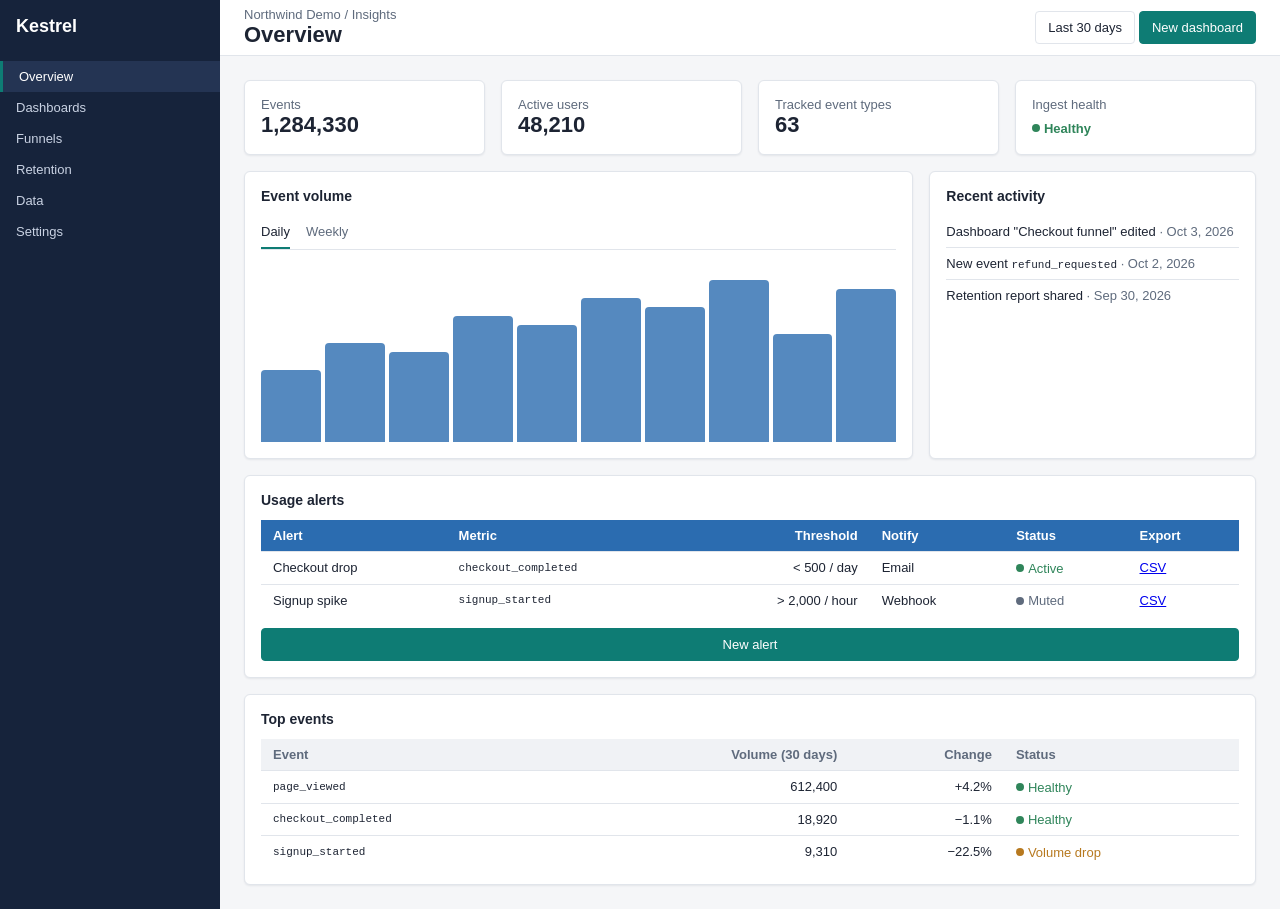
<file: evals/fixtures/design/usage-alerts-v1.html>
<!doctype html>
<html lang="en">
<head>
<meta charset="utf-8">
<title>Usage alerts panel on the Insights overview (v1)</title>
<style>/* ../../systems/talon/tokens.css */
/* Talon design tokens (Kestrel Analytics). Measured from refs/2026-09-10-insights-overview.png
   with tools/design.py colors, unless marked (estimated). */
:root {
  /* surfaces and text */
  --color-bg: #f5f6f8;
  --color-surface: #ffffff;
  --color-sidebar: #16233b;
  --color-sidebar-text: #c9d2e3;
  --color-sidebar-active: #243453;
  --color-border: #e1e5eb;
  --color-text: #1d2433;
  --color-text-muted: #5f6b7d;
  --color-table-header: #f0f2f5;
  /* accent and status */
  --color-accent: #0e7c74;
  --color-accent-hover: #0a655e;
  --color-ok: #2f855a;
  --color-warn: #b7791f;
  --color-error: #c53030;
  --color-info: #2b6cb0;
  /* type */
  --font-sans: "Inter", -apple-system, "Segoe UI", Roboto, Arial, sans-serif;
  --font-mono: "JetBrains Mono", Menlo, Consolas, monospace;
  --text-xs: 11px;
  --text-sm: 13px;
  --text-md: 14px;
  --text-lg: 18px;
  --text-xl: 22px;
  /* space, shape, depth */
  --space-1: 4px;
  --space-2: 8px;
  --space-3: 12px;
  --space-4: 16px;
  --space-6: 24px;
  --radius-sm: 4px;
  --radius-md: 6px;
  --shadow-card: 0 1px 2px rgba(22, 35, 59, 0.08);
  --sidebar-width: 220px;
  --header-height: 56px;
}
</style>
<style>/* ../../systems/talon/components.css */
/* Talon components. Tokens only: no literal colors or sizes outside tokens.css. */
* { box-sizing: border-box; }
body { margin: 0; font-family: var(--font-sans); font-size: var(--text-md); color: var(--color-text); background: var(--color-bg); }
.app { display: grid; grid-template-columns: var(--sidebar-width) 1fr; min-height: 100vh; }
.sidebar { background: var(--color-sidebar); color: var(--color-sidebar-text); padding: var(--space-4) 0; }
.sidebar .brand { color: var(--color-surface); font-weight: 600; font-size: var(--text-lg); padding: 0 var(--space-4) var(--space-6); }
.sidebar a { display: flex; gap: var(--space-2); align-items: center; padding: var(--space-2) var(--space-4); color: inherit; text-decoration: none; font-size: var(--text-sm); }
.sidebar a.active { background: var(--color-sidebar-active); color: var(--color-surface); border-left: 3px solid var(--color-accent); }
.header { height: var(--header-height); display: flex; align-items: center; justify-content: space-between; padding: 0 var(--space-6); background: var(--color-surface); border-bottom: 1px solid var(--color-border); }
.header h1 { font-size: var(--text-xl); font-weight: 600; margin: 0; }
.crumbs { color: var(--color-text-muted); font-size: var(--text-sm); }
.content { padding: var(--space-6); display: grid; gap: var(--space-4); grid-template-columns: repeat(12, 1fr); }
.card { background: var(--color-surface); border: 1px solid var(--color-border); border-radius: var(--radius-md); box-shadow: var(--shadow-card); padding: var(--space-4); }
.card h2 { font-size: var(--text-md); font-weight: 600; margin: 0 0 var(--space-3); }
.span-3 { grid-column: span 3; } .span-4 { grid-column: span 4; } .span-6 { grid-column: span 6; } .span-8 { grid-column: span 8; } .span-12 { grid-column: span 12; }
.kpi .value { font-size: var(--text-xl); font-weight: 600; }
.kpi .label { color: var(--color-text-muted); font-size: var(--text-sm); }
.btn { font: inherit; font-size: var(--text-sm); padding: var(--space-2) var(--space-3); border-radius: var(--radius-sm); border: 1px solid var(--color-border); background: var(--color-surface); color: var(--color-text); cursor: pointer; }
.btn.primary { background: var(--color-accent); border-color: var(--color-accent); color: var(--color-surface); }
.btn.primary:hover { background: var(--color-accent-hover); }
.table { width: 100%; border-collapse: collapse; font-size: var(--text-sm); }
.table th { text-align: left; font-weight: 600; color: var(--color-text-muted); background: var(--color-table-header); padding: var(--space-2) var(--space-3); }
.table td { padding: var(--space-2) var(--space-3); border-top: 1px solid var(--color-border); }
.table .num { text-align: right; font-variant-numeric: tabular-nums; }
.status { display: inline-flex; align-items: center; gap: var(--space-1); font-size: var(--text-sm); }
.status::before { content: ""; width: 8px; height: 8px; border-radius: 50%; background: currentColor; }
.status.ok { color: var(--color-ok); } .status.warn { color: var(--color-warn); } .status.error { color: var(--color-error); } .status.muted { color: var(--color-text-muted); }
.tabs { display: flex; gap: var(--space-4); border-bottom: 1px solid var(--color-border); margin-bottom: var(--space-3); }
.tabs a { padding: var(--space-2) 0; color: var(--color-text-muted); text-decoration: none; font-size: var(--text-sm); }
.tabs a.active { color: var(--color-text); border-bottom: 2px solid var(--color-accent); }
.mono { font-family: var(--font-mono); font-size: var(--text-xs); }
</style>
<style>
  .chart { height: 180px; display: flex; align-items: flex-end; gap: var(--space-1); }
  .chart div { flex: 1; background: var(--color-info); border-radius: var(--radius-sm) var(--radius-sm) 0 0; opacity: 0.8; }
  .feed { list-style: none; margin: 0; padding: 0; font-size: var(--text-sm); }
  .feed li { padding: var(--space-2) 0; border-top: 1px solid var(--color-border); }
  .feed li:first-child { border-top: 0; }
  .feed .when { color: var(--color-text-muted); }
  .alerts th { background: var(--color-info); color: var(--color-surface); }
  .wide { width: 100%; margin-top: var(--space-3); }
</style>
</head>
<body>
<!-- Reconstructed from refs/2026-09-10-insights-overview.png. Placeholder data. -->
<div class="app">
  <nav class="sidebar">
    <div class="brand">Kestrel</div>
    <a class="active" href="#">Overview</a>
    <a href="#">Dashboards</a>
    <a href="#">Funnels</a>
    <a href="#">Retention</a>
    <a href="#">Data</a>
    <a href="#">Settings</a>
  </nav>
  <div>
    <header class="header">
      <div><div class="crumbs">Northwind Demo / Insights</div><h1>Overview</h1></div>
      <div><button class="btn">Last 30 days</button> <button class="btn primary">New dashboard</button></div>
    </header>
    <main class="content">
      <section class="card kpi span-3"><div class="label">Events</div><div class="value">1,284,330</div></section>
      <section class="card kpi span-3"><div class="label">Active users</div><div class="value">48,210</div></section>
      <section class="card kpi span-3"><div class="label">Tracked event types</div><div class="value">63</div></section>
      <section class="card kpi span-3"><div class="label">Ingest health</div><div class="value"><span class="status ok">Healthy</span></div></section>
      <section class="card span-8">
        <h2>Event volume</h2>
        <div class="tabs"><a class="active" href="#">Daily</a><a href="#">Weekly</a></div>
        <div class="chart"><div style="height:40%"></div><div style="height:55%"></div><div style="height:50%"></div><div style="height:70%"></div><div style="height:65%"></div><div style="height:80%"></div><div style="height:75%"></div><div style="height:90%"></div><div style="height:60%"></div><div style="height:85%"></div></div>
      </section>
      <section class="card span-4">
        <h2>Recent activity</h2>
        <ul class="feed">
          <li>Dashboard "Checkout funnel" edited <span class="when">· Oct 3, 2026</span></li>
          <li>New event <span class="mono">refund_requested</span> <span class="when">· Oct 2, 2026</span></li>
          <li>Retention report shared <span class="when">· Sep 30, 2026</span></li>
        </ul>
      </section>
      <section class="card span-12">
        <h2>Usage alerts</h2>
        <table class="table alerts">
          <thead><tr><th>Alert</th><th>Metric</th><th class="num">Threshold</th><th>Notify</th><th>Status</th><th>Export</th></tr></thead>
          <tbody>
            <tr><td>Checkout drop</td><td class="mono">checkout_completed</td><td class="num">&lt; 500 / day</td><td>Email</td><td><span class="status ok">Active</span></td><td><a href="#">CSV</a></td></tr>
            <tr><td>Signup spike</td><td class="mono">signup_started</td><td class="num">&gt; 2,000 / hour</td><td>Webhook</td><td><span class="status muted">Muted</span></td><td><a href="#">CSV</a></td></tr>
          </tbody>
        </table>
        <button class="btn primary wide">New alert</button>
      </section>
      <section class="card span-12">
        <h2>Top events</h2>
        <table class="table">
          <thead><tr><th>Event</th><th class="num">Volume (30 days)</th><th class="num">Change</th><th>Status</th></tr></thead>
          <tbody>
            <tr><td class="mono">page_viewed</td><td class="num">612,400</td><td class="num">+4.2%</td><td><span class="status ok">Healthy</span></td></tr>
            <tr><td class="mono">checkout_completed</td><td class="num">18,920</td><td class="num">−1.1%</td><td><span class="status ok">Healthy</span></td></tr>
            <tr><td class="mono">signup_started</td><td class="num">9,310</td><td class="num">−22.5%</td><td><span class="status warn">Volume drop</span></td></tr>
          </tbody>
        </table>
      </section>
    </main>
  </div>
</div>
</body>
</html>
</file>
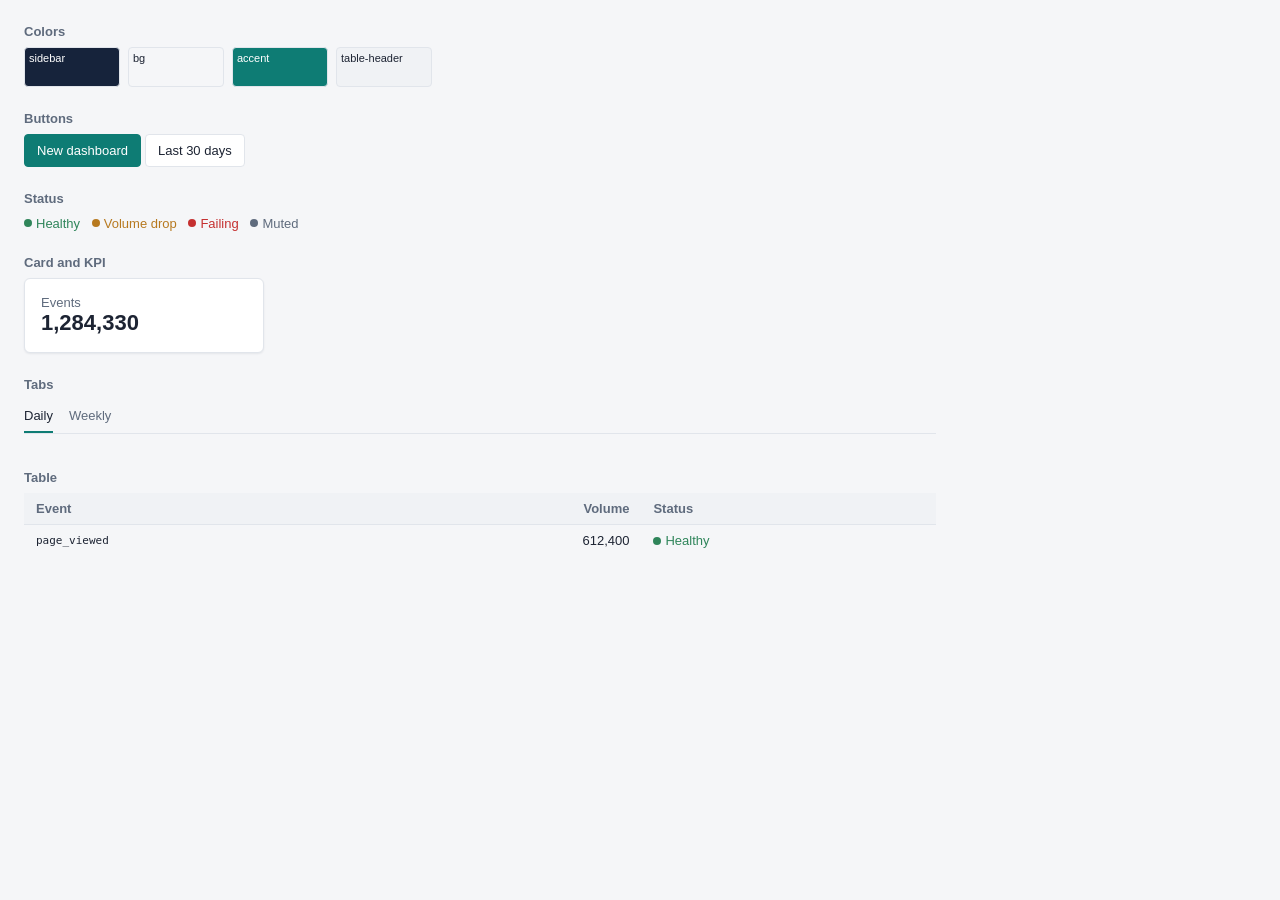
<file: samples/kestrel/design/systems/talon/kit.html>
<!doctype html>
<html lang="en">
<head>
<meta charset="utf-8">
<title>Talon kit</title>
<link rel="stylesheet" href="tokens.css">
<link rel="stylesheet" href="components.css">
<style>
  .kit { padding: var(--space-6); display: grid; gap: var(--space-6); max-width: 960px; }
  .kit h3 { margin: 0 0 var(--space-2); font-size: var(--text-sm); color: var(--color-text-muted); font-weight: 600; }
  .swatches { display: flex; flex-wrap: wrap; gap: var(--space-2); }
  .swatches span { width: 96px; height: 40px; border-radius: var(--radius-sm); border: 1px solid var(--color-border); font-size: var(--text-xs); padding: var(--space-1); }
</style>
</head>
<body>
<div class="kit">
  <section><h3>Colors</h3><div class="swatches">
    <span style="background:var(--color-sidebar);color:var(--color-surface)">sidebar</span>
    <span style="background:var(--color-bg)">bg</span>
    <span style="background:var(--color-accent);color:var(--color-surface)">accent</span>
    <span style="background:var(--color-table-header)">table-header</span>
  </div></section>
  <section><h3>Buttons</h3><button class="btn primary">New dashboard</button> <button class="btn">Last 30 days</button></section>
  <section><h3>Status</h3><span class="status ok">Healthy</span> &nbsp; <span class="status warn">Volume drop</span> &nbsp; <span class="status error">Failing</span> &nbsp; <span class="status muted">Muted</span></section>
  <section><h3>Card and KPI</h3><div class="card kpi" style="width:240px"><div class="label">Events</div><div class="value">1,284,330</div></div></section>
  <section><h3>Tabs</h3><div class="tabs"><a class="active" href="#">Daily</a><a href="#">Weekly</a></div></section>
  <section><h3>Table</h3><table class="table"><thead><tr><th>Event</th><th class="num">Volume</th><th>Status</th></tr></thead>
    <tbody><tr><td class="mono">page_viewed</td><td class="num">612,400</td><td><span class="status ok">Healthy</span></td></tr></tbody></table></section>
</div>
</body>
</html>
</file>
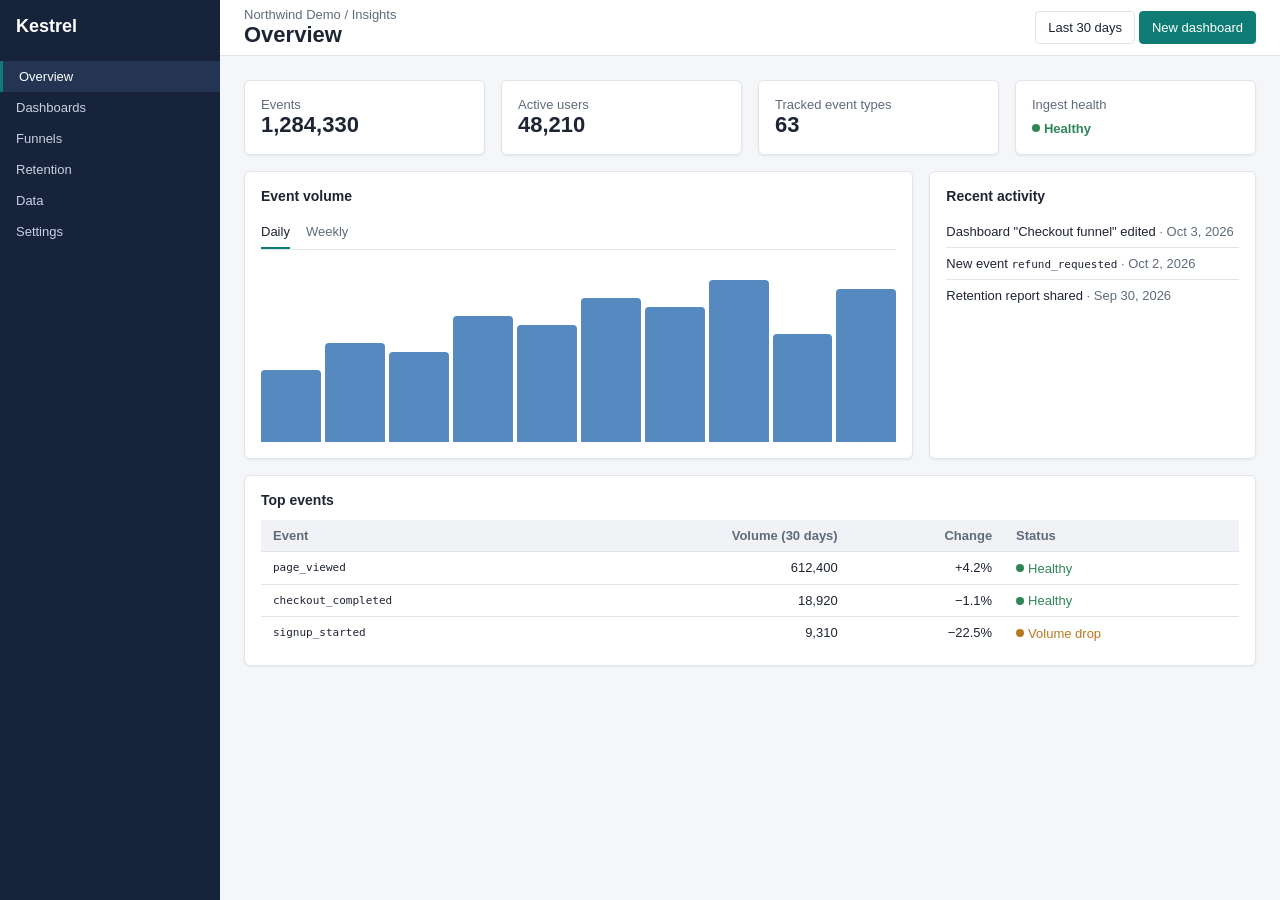
<file: samples/kestrel/design/products/kestrel-insights/screens/overview.html>
<!doctype html>
<html lang="en">
<head>
<meta charset="utf-8">
<title>Kestrel Insights: Overview</title>
<link rel="stylesheet" href="../../../systems/talon/tokens.css">
<link rel="stylesheet" href="../../../systems/talon/components.css">
<style>
  .chart { height: 180px; display: flex; align-items: flex-end; gap: var(--space-1); }
  .chart div { flex: 1; background: var(--color-info); border-radius: var(--radius-sm) var(--radius-sm) 0 0; opacity: 0.8; }
  .feed { list-style: none; margin: 0; padding: 0; font-size: var(--text-sm); }
  .feed li { padding: var(--space-2) 0; border-top: 1px solid var(--color-border); }
  .feed li:first-child { border-top: 0; }
  .feed .when { color: var(--color-text-muted); }
</style>
</head>
<body>
<!-- Reconstructed from refs/2026-09-10-insights-overview.png. Placeholder data. -->
<div class="app">
  <nav class="sidebar">
    <div class="brand">Kestrel</div>
    <a class="active" href="#">Overview</a>
    <a href="#">Dashboards</a>
    <a href="#">Funnels</a>
    <a href="#">Retention</a>
    <a href="#">Data</a>
    <a href="#">Settings</a>
  </nav>
  <div>
    <header class="header">
      <div><div class="crumbs">Northwind Demo / Insights</div><h1>Overview</h1></div>
      <div><button class="btn">Last 30 days</button> <button class="btn primary">New dashboard</button></div>
    </header>
    <main class="content">
      <section class="card kpi span-3"><div class="label">Events</div><div class="value">1,284,330</div></section>
      <section class="card kpi span-3"><div class="label">Active users</div><div class="value">48,210</div></section>
      <section class="card kpi span-3"><div class="label">Tracked event types</div><div class="value">63</div></section>
      <section class="card kpi span-3"><div class="label">Ingest health</div><div class="value"><span class="status ok">Healthy</span></div></section>
      <section class="card span-8">
        <h2>Event volume</h2>
        <div class="tabs"><a class="active" href="#">Daily</a><a href="#">Weekly</a></div>
        <div class="chart"><div style="height:40%"></div><div style="height:55%"></div><div style="height:50%"></div><div style="height:70%"></div><div style="height:65%"></div><div style="height:80%"></div><div style="height:75%"></div><div style="height:90%"></div><div style="height:60%"></div><div style="height:85%"></div></div>
      </section>
      <section class="card span-4">
        <h2>Recent activity</h2>
        <ul class="feed">
          <li>Dashboard "Checkout funnel" edited <span class="when">· Oct 3, 2026</span></li>
          <li>New event <span class="mono">refund_requested</span> <span class="when">· Oct 2, 2026</span></li>
          <li>Retention report shared <span class="when">· Sep 30, 2026</span></li>
        </ul>
      </section>
      <section class="card span-12">
        <h2>Top events</h2>
        <table class="table">
          <thead><tr><th>Event</th><th class="num">Volume (30 days)</th><th class="num">Change</th><th>Status</th></tr></thead>
          <tbody>
            <tr><td class="mono">page_viewed</td><td class="num">612,400</td><td class="num">+4.2%</td><td><span class="status ok">Healthy</span></td></tr>
            <tr><td class="mono">checkout_completed</td><td class="num">18,920</td><td class="num">−1.1%</td><td><span class="status ok">Healthy</span></td></tr>
            <tr><td class="mono">signup_started</td><td class="num">9,310</td><td class="num">−22.5%</td><td><span class="status warn">Volume drop</span></td></tr>
          </tbody>
        </table>
      </section>
    </main>
  </div>
</div>
</body>
</html>
</file>
<file: samples/kestrel/design/systems/talon/tokens.css>
/* Talon design tokens (Kestrel Analytics). Measured from refs/2026-09-10-insights-overview.png
   with tools/design.py colors, unless marked (estimated). */
:root {
  /* surfaces and text */
  --color-bg: #f5f6f8;
  --color-surface: #ffffff;
  --color-sidebar: #16233b;
  --color-sidebar-text: #c9d2e3;
  --color-sidebar-active: #243453;
  --color-border: #e1e5eb;
  --color-text: #1d2433;
  --color-text-muted: #5f6b7d;
  --color-table-header: #f0f2f5;
  /* accent and status */
  --color-accent: #0e7c74;
  --color-accent-hover: #0a655e;
  --color-ok: #2f855a;
  --color-warn: #b7791f;
  --color-error: #c53030;
  --color-info: #2b6cb0;
  /* type */
  --font-sans: "Inter", -apple-system, "Segoe UI", Roboto, Arial, sans-serif;
  --font-mono: "JetBrains Mono", Menlo, Consolas, monospace;
  --text-xs: 11px;
  --text-sm: 13px;
  --text-md: 14px;
  --text-lg: 18px;
  --text-xl: 22px;
  /* space, shape, depth */
  --space-1: 4px;
  --space-2: 8px;
  --space-3: 12px;
  --space-4: 16px;
  --space-6: 24px;
  --radius-sm: 4px;
  --radius-md: 6px;
  --shadow-card: 0 1px 2px rgba(22, 35, 59, 0.08);
  --sidebar-width: 220px;
  --header-height: 56px;
}
</file>
<file: samples/kestrel/design/systems/talon/components.css>
/* Talon components. Tokens only: no literal colors or sizes outside tokens.css. */
* { box-sizing: border-box; }
body { margin: 0; font-family: var(--font-sans); font-size: var(--text-md); color: var(--color-text); background: var(--color-bg); }
.app { display: grid; grid-template-columns: var(--sidebar-width) 1fr; min-height: 100vh; }
.sidebar { background: var(--color-sidebar); color: var(--color-sidebar-text); padding: var(--space-4) 0; }
.sidebar .brand { color: var(--color-surface); font-weight: 600; font-size: var(--text-lg); padding: 0 var(--space-4) var(--space-6); }
.sidebar a { display: flex; gap: var(--space-2); align-items: center; padding: var(--space-2) var(--space-4); color: inherit; text-decoration: none; font-size: var(--text-sm); }
.sidebar a.active { background: var(--color-sidebar-active); color: var(--color-surface); border-left: 3px solid var(--color-accent); }
.header { height: var(--header-height); display: flex; align-items: center; justify-content: space-between; padding: 0 var(--space-6); background: var(--color-surface); border-bottom: 1px solid var(--color-border); }
.header h1 { font-size: var(--text-xl); font-weight: 600; margin: 0; }
.crumbs { color: var(--color-text-muted); font-size: var(--text-sm); }
.content { padding: var(--space-6); display: grid; gap: var(--space-4); grid-template-columns: repeat(12, 1fr); }
.card { background: var(--color-surface); border: 1px solid var(--color-border); border-radius: var(--radius-md); box-shadow: var(--shadow-card); padding: var(--space-4); }
.card h2 { font-size: var(--text-md); font-weight: 600; margin: 0 0 var(--space-3); }
.span-3 { grid-column: span 3; } .span-4 { grid-column: span 4; } .span-6 { grid-column: span 6; } .span-8 { grid-column: span 8; } .span-12 { grid-column: span 12; }
.kpi .value { font-size: var(--text-xl); font-weight: 600; }
.kpi .label { color: var(--color-text-muted); font-size: var(--text-sm); }
.btn { font: inherit; font-size: var(--text-sm); padding: var(--space-2) var(--space-3); border-radius: var(--radius-sm); border: 1px solid var(--color-border); background: var(--color-surface); color: var(--color-text); cursor: pointer; }
.btn.primary { background: var(--color-accent); border-color: var(--color-accent); color: var(--color-surface); }
.btn.primary:hover { background: var(--color-accent-hover); }
.table { width: 100%; border-collapse: collapse; font-size: var(--text-sm); }
.table th { text-align: left; font-weight: 600; color: var(--color-text-muted); background: var(--color-table-header); padding: var(--space-2) var(--space-3); }
.table td { padding: var(--space-2) var(--space-3); border-top: 1px solid var(--color-border); }
.table .num { text-align: right; font-variant-numeric: tabular-nums; }
.status { display: inline-flex; align-items: center; gap: var(--space-1); font-size: var(--text-sm); }
.status::before { content: ""; width: 8px; height: 8px; border-radius: 50%; background: currentColor; }
.status.ok { color: var(--color-ok); } .status.warn { color: var(--color-warn); } .status.error { color: var(--color-error); } .status.muted { color: var(--color-text-muted); }
.tabs { display: flex; gap: var(--space-4); border-bottom: 1px solid var(--color-border); margin-bottom: var(--space-3); }
.tabs a { padding: var(--space-2) 0; color: var(--color-text-muted); text-decoration: none; font-size: var(--text-sm); }
.tabs a.active { color: var(--color-text); border-bottom: 2px solid var(--color-accent); }
.mono { font-family: var(--font-mono); font-size: var(--text-xs); }
</file>
